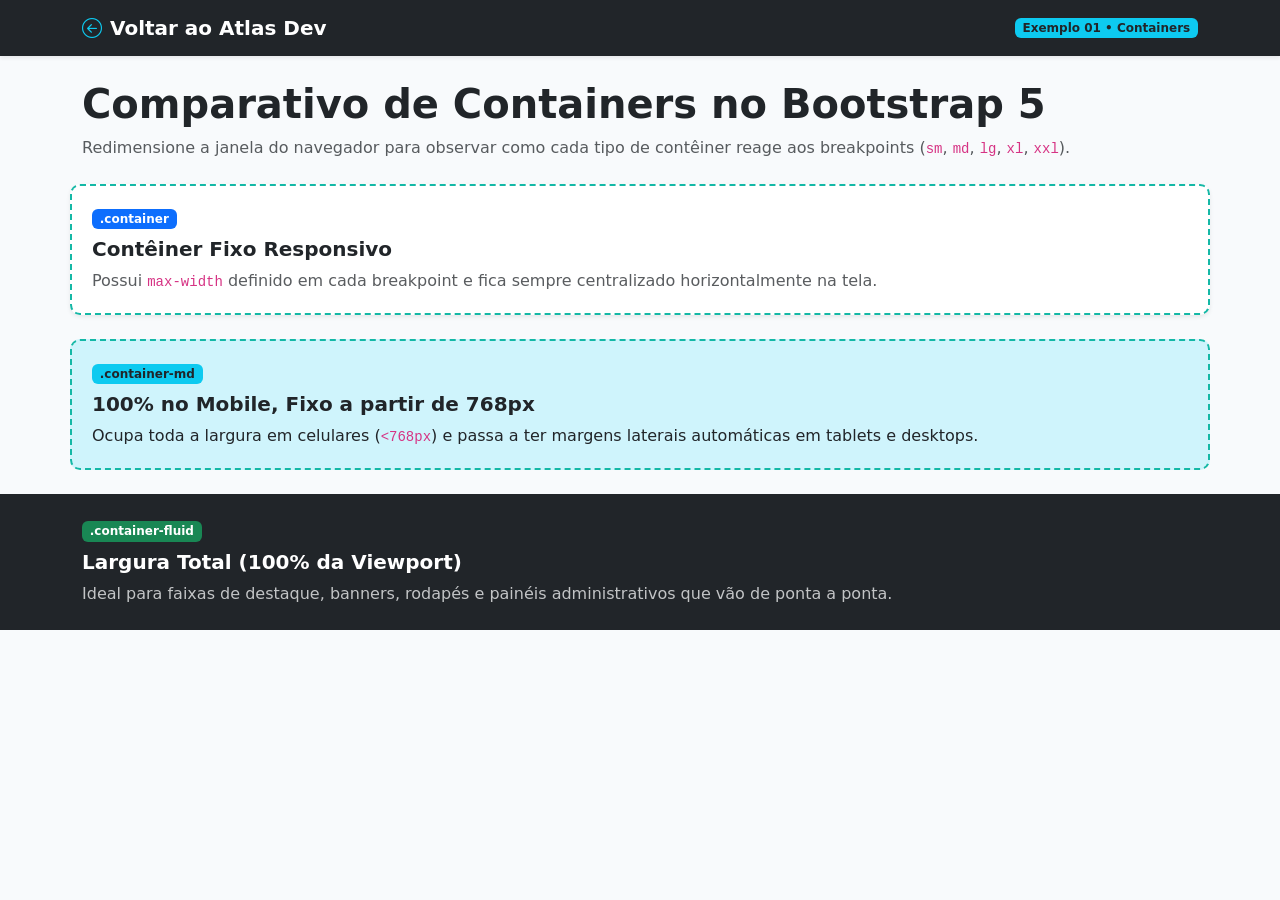
<file: container.html>
<!DOCTYPE html>
<html lang="pt-BR">
<head>
  <meta charset="UTF-8">
  <meta name="viewport" content="width=device-width, initial-scale=1">
  <title>Exemplo 01 — Containers Bootstrap 5</title>
  <link href="https://cdn.jsdelivr.net/npm/bootstrap@5.3.8/dist/css/bootstrap.min.css" rel="stylesheet">
  <link href="https://cdn.jsdelivr.net/npm/bootstrap-icons@1.11.3/font/bootstrap-icons.min.css" rel="stylesheet">
  <style>
    body { background: #f8fafc; font-family: 'Segoe UI', system-ui, sans-serif; }
    .box-demo { border: 2px dashed #14b8a6; border-radius: 10px; padding: 1.25rem; }
  </style>
</head>
<body>

<nav class="navbar navbar-dark bg-dark shadow-sm mb-4">
  <div class="container">
    <a class="navbar-brand fw-bold" href="../infografico.html"><i class="bi bi-arrow-left-circle text-info me-2"></i>Voltar ao Atlas Dev</a>
    <span class="badge bg-info text-dark">Exemplo 01 • Containers</span>
  </div>
</nav>

<div class="container mb-4">
  <h1 class="fw-bold">Comparativo de Containers no Bootstrap 5</h1>
  <p class="text-muted">Redimensione a janela do navegador para observar como cada tipo de contêiner reage aos breakpoints (<code>sm</code>, <code>md</code>, <code>lg</code>, <code>xl</code>, <code>xxl</code>).</p>
</div>

<div class="container box-demo bg-white shadow-sm mb-4">
  <span class="badge bg-primary mb-2">.container</span>
  <h5 class="fw-bold">Contêiner Fixo Responsivo</h5>
  <p class="mb-0 text-muted">Possui <code>max-width</code> definido em cada breakpoint e fica sempre centralizado horizontalmente na tela.</p>
</div>

<div class="container-md box-demo bg-info-subtle mb-4">
  <span class="badge bg-info text-dark mb-2">.container-md</span>
  <h5 class="fw-bold">100% no Mobile, Fixo a partir de 768px</h5>
  <p class="mb-0">Ocupa toda a largura em celulares (<code>&lt;768px</code>) e passa a ter margens laterais automáticas em tablets e desktops.</p>
</div>

<div class="container-fluid bg-dark text-white py-4 mb-5">
  <div class="container">
    <span class="badge bg-success mb-2">.container-fluid</span>
    <h5 class="fw-bold">Largura Total (100% da Viewport)</h5>
    <p class="mb-0 text-light opacity-75">Ideal para faixas de destaque, banners, rodapés e painéis administrativos que vão de ponta a ponta.</p>
  </div>
</div>

<script src="https://cdn.jsdelivr.net/npm/bootstrap@5.3.8/dist/js/bootstrap.bundle.min.js"></script>
</body>
</html>
</file>
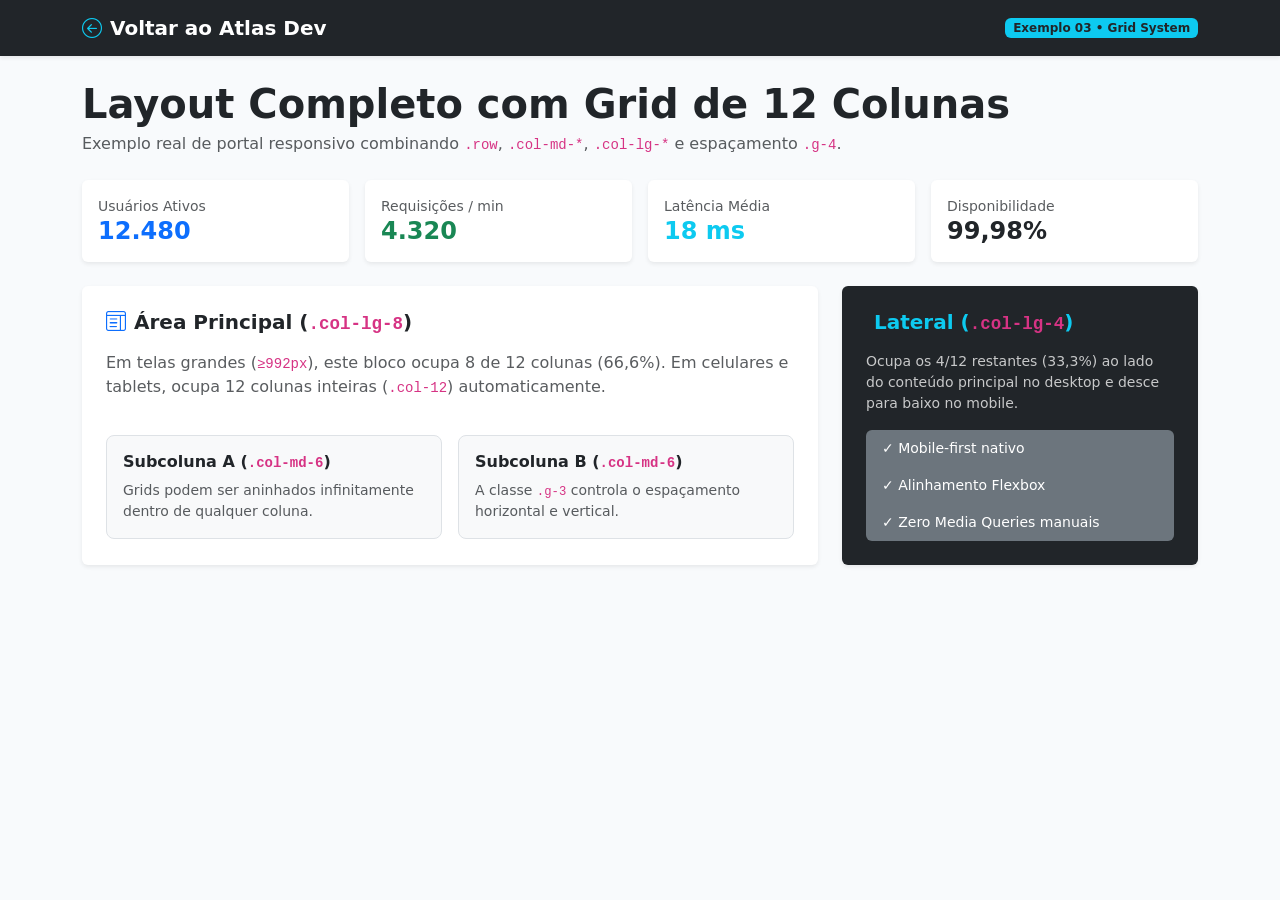
<file: grid.html>
<!DOCTYPE html>
<html lang="pt-BR">
<head>
  <meta charset="UTF-8">
  <meta name="viewport" content="width=device-width, initial-scale=1">
  <title>Exemplo 03 — Sistema de Grid (12 Colunas)</title>
  <link href="https://cdn.jsdelivr.net/npm/bootstrap@5.3.8/dist/css/bootstrap.min.css" rel="stylesheet">
  <link href="https://cdn.jsdelivr.net/npm/bootstrap-icons@1.11.3/font/bootstrap-icons.min.css" rel="stylesheet">
  <style>
    body { background: #f8fafc; font-family: 'Segoe UI', system-ui, sans-serif; }
  </style>
</head>
<body>

<nav class="navbar navbar-dark bg-dark shadow-sm mb-4">
  <div class="container">
    <a class="navbar-brand fw-bold" href="../infografico.html"><i class="bi bi-arrow-left-circle text-info me-2"></i>Voltar ao Atlas Dev</a>
    <span class="badge bg-info text-dark">Exemplo 03 • Grid System</span>
  </div>
</nav>

<div class="container pb-5">
  <h1 class="fw-bold mb-1">Layout Completo com Grid de 12 Colunas</h1>
  <p class="text-muted mb-4">Exemplo real de portal responsivo combinando <code>.row</code>, <code>.col-md-*</code>, <code>.col-lg-*</code> e espaçamento <code>.g-4</code>.</p>

  <div class="row g-3 mb-4">
    <div class="col-6 col-lg-3"><div class="card border-0 shadow-sm p-3"><small class="text-muted">Usuários Ativos</small><h4 class="fw-bold text-primary mb-0">12.480</h4></div></div>
    <div class="col-6 col-lg-3"><div class="card border-0 shadow-sm p-3"><small class="text-muted">Requisições / min</small><h4 class="fw-bold text-success mb-0">4.320</h4></div></div>
    <div class="col-6 col-lg-3"><div class="card border-0 shadow-sm p-3"><small class="text-muted">Latência Média</small><h4 class="fw-bold text-info mb-0">18 ms</h4></div></div>
    <div class="col-6 col-lg-3"><div class="card border-0 shadow-sm p-3"><small class="text-muted">Disponibilidade</small><h4 class="fw-bold text-dark mb-0">99,98%</h4></div></div>
  </div>

  <div class="row g-4">
    <div class="col-12 col-lg-8">
      <div class="card border-0 shadow-sm p-4 h-100">
        <h5 class="fw-bold mb-3"><i class="bi bi-layout-text-window text-primary me-2"></i>Área Principal (<code>.col-lg-8</code>)</h5>
        <p class="text-muted">Em telas grandes (<code>&ge;992px</code>), este bloco ocupa 8 de 12 colunas (66,6%). Em celulares e tablets, ocupa 12 colunas inteiras (<code>.col-12</code>) automaticamente.</p>
        <div class="row g-3 mt-1">
          <div class="col-md-6">
            <div class="p-3 bg-light rounded-3 border">
              <h6 class="fw-bold">Subcoluna A (<code>.col-md-6</code>)</h6>
              <p class="small text-muted mb-0">Grids podem ser aninhados infinitamente dentro de qualquer coluna.</p>
            </div>
          </div>
          <div class="col-md-6">
            <div class="p-3 bg-light rounded-3 border">
              <h6 class="fw-bold">Subcoluna B (<code>.col-md-6</code>)</h6>
              <p class="small text-muted mb-0">A classe <code>.g-3</code> controla o espaçamento horizontal e vertical.</p>
            </div>
          </div>
        </div>
      </div>
    </div>

    <div class="col-12 col-lg-4">
      <div class="card border-0 shadow-sm p-4 h-100 bg-dark text-white">
        <h5 class="fw-bold text-info mb-3"><i class="bi bi-sidebar me-2"></i>Lateral (<code>.col-lg-4</code>)</h5>
        <p class="small opacity-75">Ocupa os 4/12 restantes (33,3%) ao lado do conteúdo principal no desktop e desce para baixo no mobile.</p>
        <ul class="list-group list-group-flush rounded-2 mt-auto">
          <li class="list-group-item bg-secondary text-white border-0 small">✓ Mobile-first nativo</li>
          <li class="list-group-item bg-secondary text-white border-0 small">✓ Alinhamento Flexbox</li>
          <li class="list-group-item bg-secondary text-white border-0 small">✓ Zero Media Queries manuais</li>
        </ul>
      </div>
    </div>
  </div>
</div>

<script src="https://cdn.jsdelivr.net/npm/bootstrap@5.3.8/dist/js/bootstrap.bundle.min.js"></script>
</body>
</html>
</file>
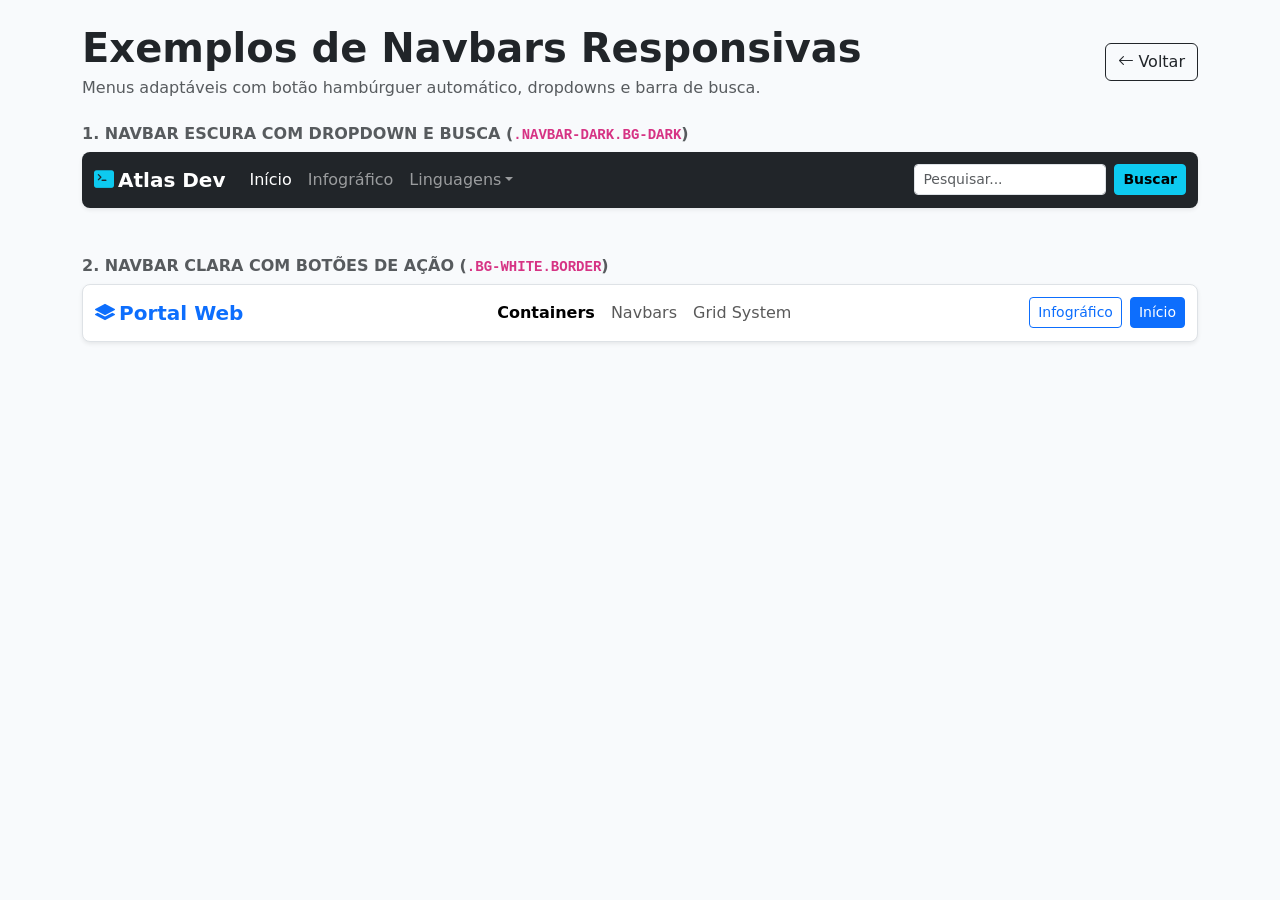
<file: navbar.html>
<!DOCTYPE html>
<html lang="pt-BR">
<head>
  <meta charset="UTF-8">
  <meta name="viewport" content="width=device-width, initial-scale=1">
  <title>Exemplo 02 — Barras de Navegação (Navbars)</title>
  <link href="https://cdn.jsdelivr.net/npm/bootstrap@5.3.8/dist/css/bootstrap.min.css" rel="stylesheet">
  <link href="https://cdn.jsdelivr.net/npm/bootstrap-icons@1.11.3/font/bootstrap-icons.min.css" rel="stylesheet">
  <style>
    body { background: #f8fafc; font-family: 'Segoe UI', system-ui, sans-serif; }
  </style>
</head>
<body>

<div class="container py-4">
  <div class="d-flex justify-content-between align-items-center mb-4">
    <div>
      <h1 class="fw-bold mb-1">Exemplos de Navbars Responsivas</h1>
      <p class="text-muted mb-0">Menus adaptáveis com botão hambúrguer automático, dropdowns e barra de busca.</p>
    </div>
    <a href="../infografico.html" class="btn btn-outline-dark"><i class="bi bi-arrow-left me-1"></i>Voltar</a>
  </div>

  <h6 class="fw-bold text-uppercase text-muted mb-2">1. Navbar Escura com Dropdown e Busca (<code>.navbar-dark.bg-dark</code>)</h6>
  <nav class="navbar navbar-expand-lg navbar-dark bg-dark rounded-3 shadow-sm mb-5">
    <div class="container-fluid">
      <a class="navbar-brand fw-bold" href="../index.html"><i class="bi bi-terminal-fill text-info me-1"></i>Atlas Dev</a>
      <button class="navbar-toggler" type="button" data-bs-toggle="collapse" data-bs-target="#navModelo1">
        <span class="navbar-toggler-icon"></span>
      </button>
      <div class="collapse navbar-collapse" id="navModelo1">
        <ul class="navbar-nav me-auto mb-2 mb-lg-0">
          <li class="nav-item"><a class="nav-link active" href="../index.html">Início</a></li>
          <li class="nav-item"><a class="nav-link" href="../infografico.html">Infográfico</a></li>
          <li class="nav-item dropdown">
            <a class="nav-link dropdown-toggle" href="#" role="button" data-bs-toggle="dropdown">Linguagens</a>
            <ul class="dropdown-menu dropdown-menu-dark">
              <li><a class="dropdown-item" href="../index.html">Java 27</a></li>
              <li><a class="dropdown-item" href="../csharp.html">C# 15</a></li>
              <li><a class="dropdown-item" href="../python.html">Python 3.15</a></li>
              <li><a class="dropdown-item" href="../c.html">C23</a></li>
              <li><a class="dropdown-item" href="../cpp.html">C++26</a></li>
              <li><a class="dropdown-item" href="../html.html">HTML5</a></li>
              <li><a class="dropdown-item" href="../css.html">CSS3</a></li>
            </ul>
          </li>
        </ul>
        <form class="d-flex" role="search">
          <input class="form-control form-control-sm me-2" type="search" placeholder="Pesquisar...">
          <button class="btn btn-info btn-sm fw-bold" type="button">Buscar</button>
        </form>
      </div>
    </div>
  </nav>

  <h6 class="fw-bold text-uppercase text-muted mb-2">2. Navbar Clara com Botões de Ação (<code>.bg-white.border</code>)</h6>
  <nav class="navbar navbar-expand-lg bg-white border rounded-3 shadow-sm">
    <div class="container-fluid">
      <a class="navbar-brand fw-bold text-primary" href="../index.html"><i class="bi bi-layers-fill me-1"></i>Portal Web</a>
      <button class="navbar-toggler" type="button" data-bs-toggle="collapse" data-bs-target="#navModelo2">
        <span class="navbar-toggler-icon"></span>
      </button>
      <div class="collapse navbar-collapse" id="navModelo2">
        <ul class="navbar-nav mx-auto">
          <li class="nav-item"><a class="nav-link active fw-semibold" href="container.html">Containers</a></li>
          <li class="nav-item"><a class="nav-link" href="navbar.html">Navbars</a></li>
          <li class="nav-item"><a class="nav-link" href="grid.html">Grid System</a></li>
        </ul>
        <div class="d-flex gap-2">
          <a href="../infografico.html" class="btn btn-outline-primary btn-sm">Infográfico</a>
          <a href="../index.html" class="btn btn-primary btn-sm">Início</a>
        </div>
      </div>
    </div>
  </nav>
</div>

<script src="https://cdn.jsdelivr.net/npm/bootstrap@5.3.8/dist/js/bootstrap.bundle.min.js"></script>
</body>
</html>
</file>
